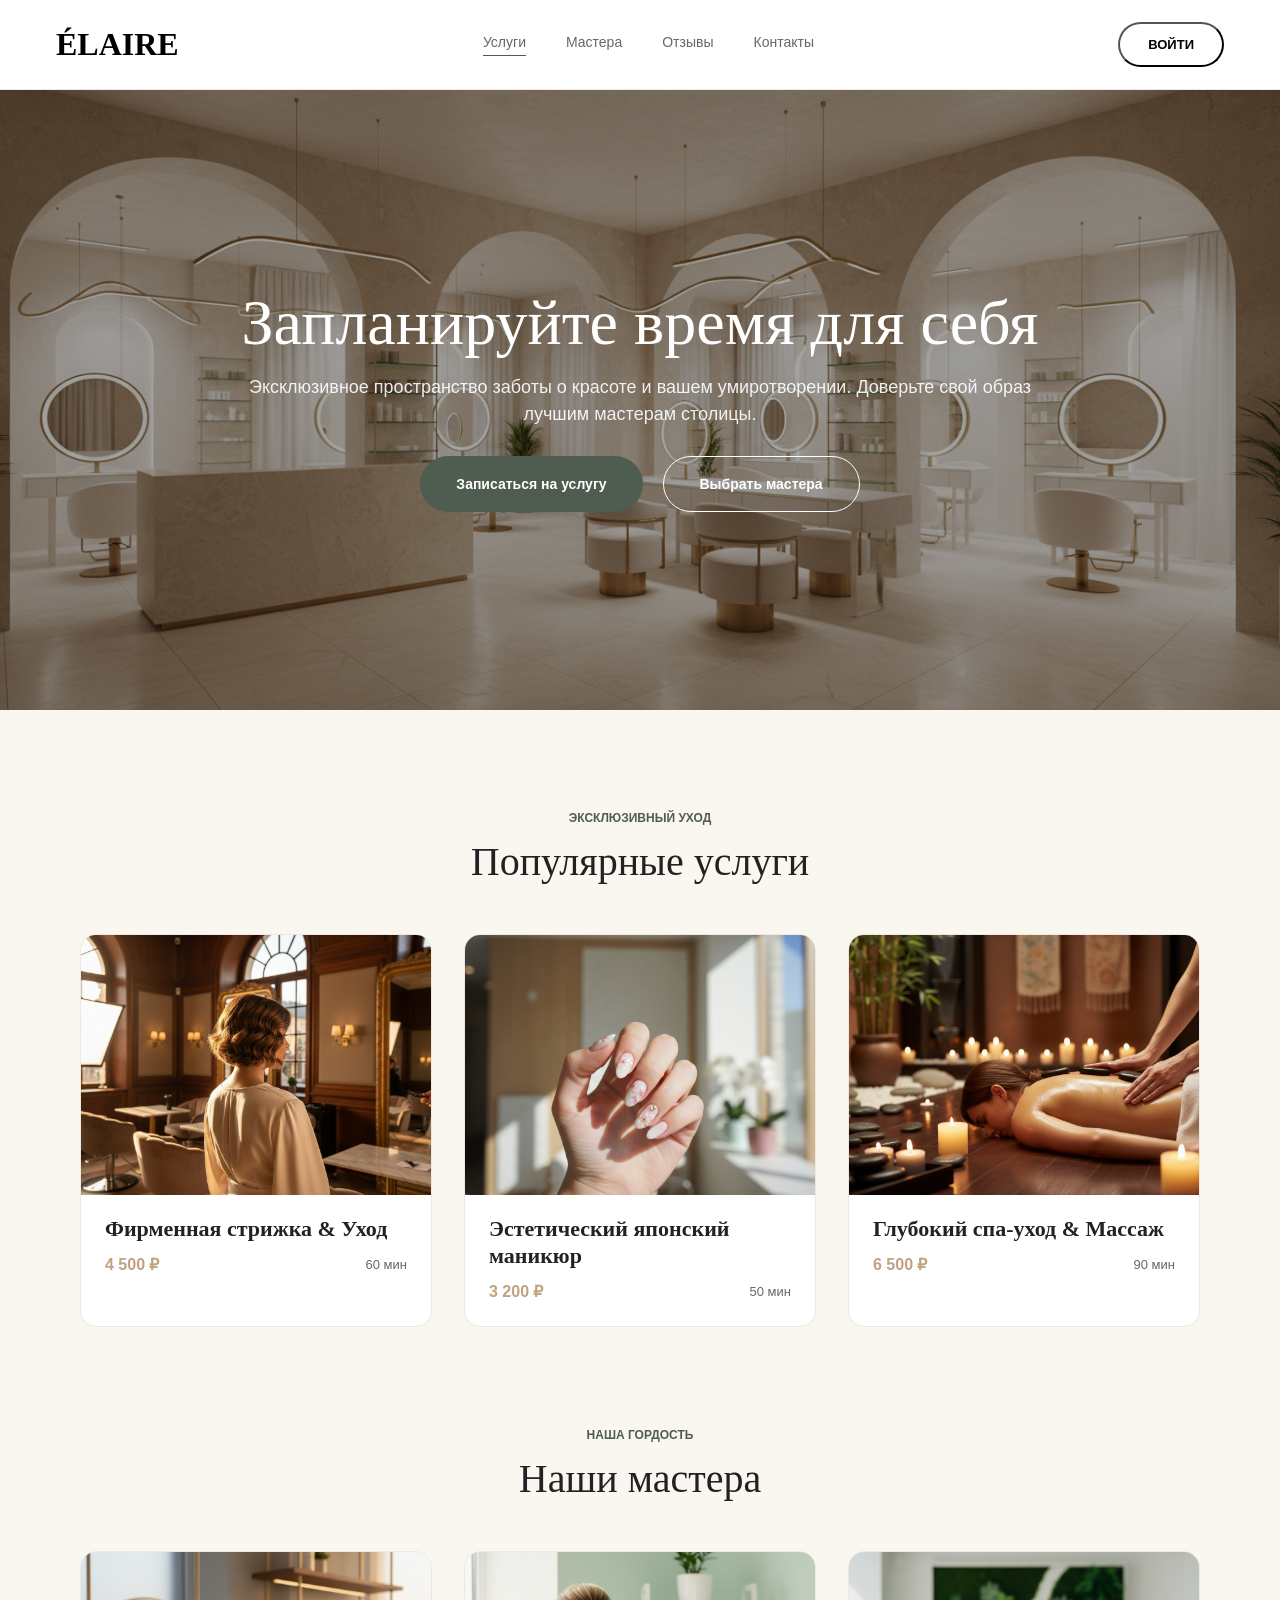
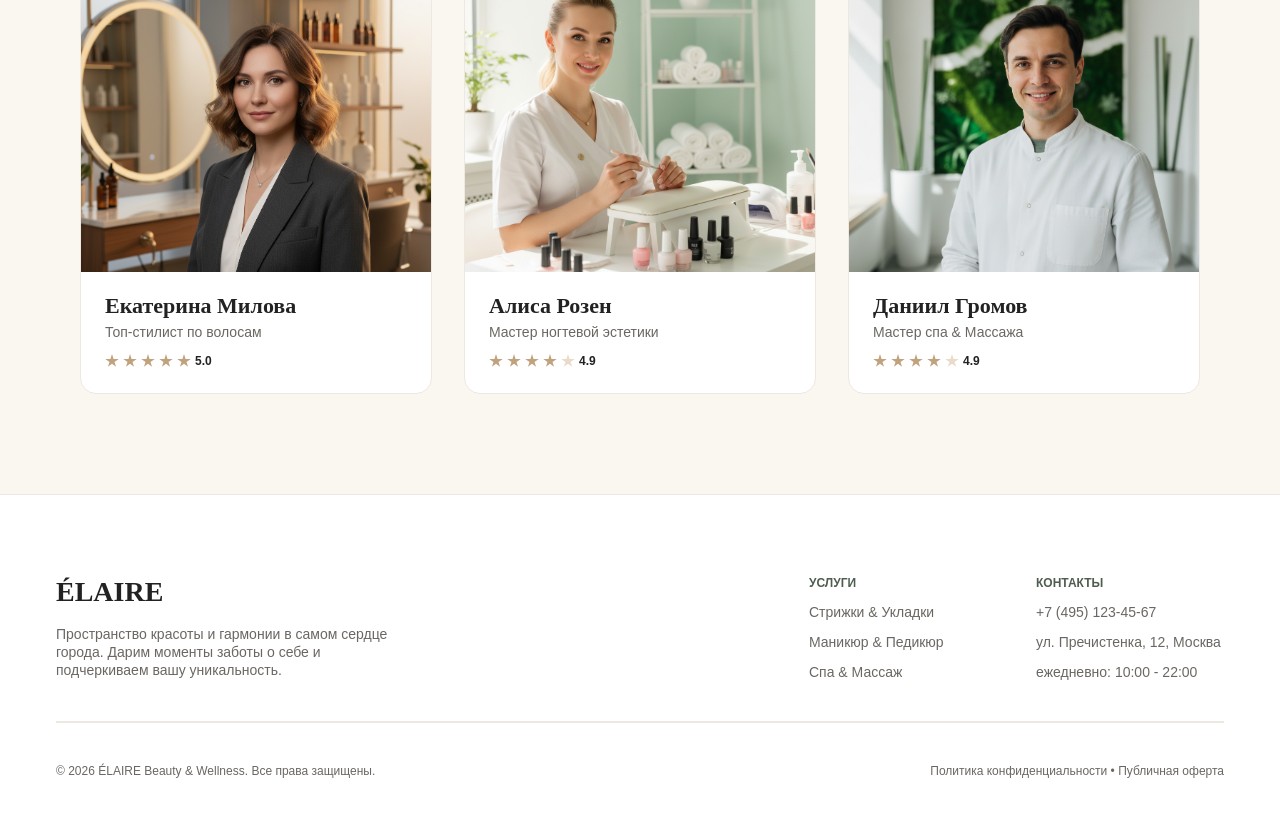
<file: frontend-1-complete/index.html>
<!DOCTYPE html>
<html lang="ru">
  <head>
    <meta charset="UTF-8" />
    <link rel="icon" type="image/svg+xml" href="/favicon.svg" />
    <meta name="viewport" content="width=device-width, initial-scale=1.0" />
    <title>ÉLAIRE — Салон услуг</title>
    <link rel="stylesheet" href="home.css" />
  </head>
  <body>
    <div class="page">
      <!-- header -->
      <header class="header">
        <div class="logo">
          <span class="logo-text">ÉLAIRE</span>
        </div>
        <nav class="nav-links">
          <div class="nav-item active"><a href="#">Услуги</a></div>
          <div class="nav-item"><a href="#">Мастера</a></div>
          <div class="nav-item"><a href="#">Отзывы</a></div>
          <div class="nav-item"><a href="#">Контакты</a></div>
        </nav>
        <button class="login-button"><span>Войти</span></button>
      </header>

      <!-- hero -->
      <section class="hero">
        <div class="hero-text-container">
          <h1 class="hero-title">Запланируйте время для себя</h1>
          <p class="hero-desc">
            Эксклюзивное пространство заботы о красоте и вашем умиротворении.
            Доверьте свой образ лучшим мастерам столицы.
          </p>
        </div>
        <div class="hero-ctas">
          <button
            class="cta-service"
            onclick="window.location.href='services.html'"
          >
            Записаться на услугу
          </button>
          <button class="cta-master">Выбрать мастера</button>
        </div>
      </section>

      <!-- popular services -->
      <section class="popular-services">
        <div class="section-header">
          <span class="section-tag">Эксклюзивный уход</span>
          <h2 class="section-title">Популярные услуги</h2>
        </div>
        <div class="services-grid">
          <article class="service-card">
            <div
              class="service-card-image"
              style="background-image: url('images/service-haircut.png')"
            ></div>
            <div class="service-card-body">
              <h3 class="service-card-title">Фирменная стрижка &amp; Уход</h3>
              <div class="service-card-meta">
                <span class="price">4 500 ₽</span>
                <span class="duration">60 мин</span>
              </div>
            </div>
          </article>
          <article class="service-card">
            <div
              class="service-card-image"
              style="background-image: url('images/service-manicure.png')"
            ></div>
            <div class="service-card-body">
              <h3 class="service-card-title">Эстетический японский маникюр</h3>
              <div class="service-card-meta">
                <span class="price">3 200 ₽</span>
                <span class="duration">50 мин</span>
              </div>
            </div>
          </article>
          <article class="service-card">
            <div
              class="service-card-image"
              style="background-image: url('images/service-spa.png')"
            ></div>
            <div class="service-card-body">
              <h3 class="service-card-title">Глубокий спа-уход &amp; Массаж</h3>
              <div class="service-card-meta">
                <span class="price">6 500 ₽</span>
                <span class="duration">90 мин</span>
              </div>
            </div>
          </article>
        </div>
      </section>

      <!-- our masters -->
      <section class="our-masters">
        <div class="section-header">
          <span class="section-tag">Наша гордость</span>
          <h2 class="section-title">Наши мастера</h2>
        </div>
        <div class="masters-grid">
          <article class="master-card">
            <div
              class="master-card-image"
              style="background-image: url('images/master-ekaterina.png')"
            ></div>
            <div class="master-card-body">
              <div class="master-info">
                <h3 class="master-name">Екатерина Милова</h3>
                <span class="master-role">Топ-стилист по волосам</span>
              </div>
              <div class="stars">
                <span class="star"></span>
                <span class="star"></span>
                <span class="star"></span>
                <span class="star"></span>
                <span class="star"></span>
                <span class="rating">5.0</span>
              </div>
            </div>
          </article>
          <article class="master-card">
            <div
              class="master-card-image"
              style="background-image: url('images/master-alisa.png')"
            ></div>
            <div class="master-card-body">
              <div class="master-info">
                <h3 class="master-name">Алиса Розен</h3>
                <span class="master-role">Мастер ногтевой эстетики</span>
              </div>
              <div class="stars">
                <span class="star"></span>
                <span class="star"></span>
                <span class="star"></span>
                <span class="star"></span>
                <span class="star star-empty"></span>
                <span class="rating">4.9</span>
              </div>
            </div>
          </article>
          <article class="master-card">
            <div
              class="master-card-image"
              style="background-image: url('images/master-daniil.png')"
            ></div>
            <div class="master-card-body">
              <div class="master-info">
                <h3 class="master-name">Даниил Громов</h3>
                <span class="master-role">Мастер спа &amp; Массажа</span>
              </div>
              <div class="stars">
                <span class="star"></span>
                <span class="star"></span>
                <span class="star"></span>
                <span class="star"></span>
                <span class="star star-empty"></span>
                <span class="rating">4.9</span>
              </div>
            </div>
          </article>
        </div>
      </section>

      <!-- footer -->
      <footer class="footer">
        <div class="footer-top">
          <div class="footer-brand">
            <span class="brand-name">ÉLAIRE</span>
            <span class="brand-desc"
              >Пространство красоты и гармонии в самом сердце города. Дарим
              моменты заботы о себе и подчеркиваем вашу уникальность.</span
            >
          </div>
          <div class="footer-links-row">
            <div class="links-col" style="width: 147px">
              <span class="col-title">Услуги</span>
              <a href="#">Стрижки &amp; Укладки</a>
              <a href="#">Маникюр &amp; Педикюр</a>
              <a href="#">Спа &amp; Массаж</a>
            </div>
            <div class="links-col" style="width: 188px">
              <span class="col-title">Контакты</span>
              <a href="#">+7 (495) 123-45-67</a>
              <a href="#">ул. Пречистенка, 12, Москва</a>
              <a href="#">ежедневно: 10:00 - 22:00</a>
            </div>
          </div>
        </div>
        <div class="footer-line"></div>
        <div class="footer-bottom">
          <span class="copy"
            >© 2026 ÉLAIRE Beauty &amp; Wellness. Все права защищены.</span
          >
          <span class="legal"
            >Политика конфиденциальности • Публичная оферта</span
          >
        </div>
      </footer>
    </div>
  </body>
</html>
</file>
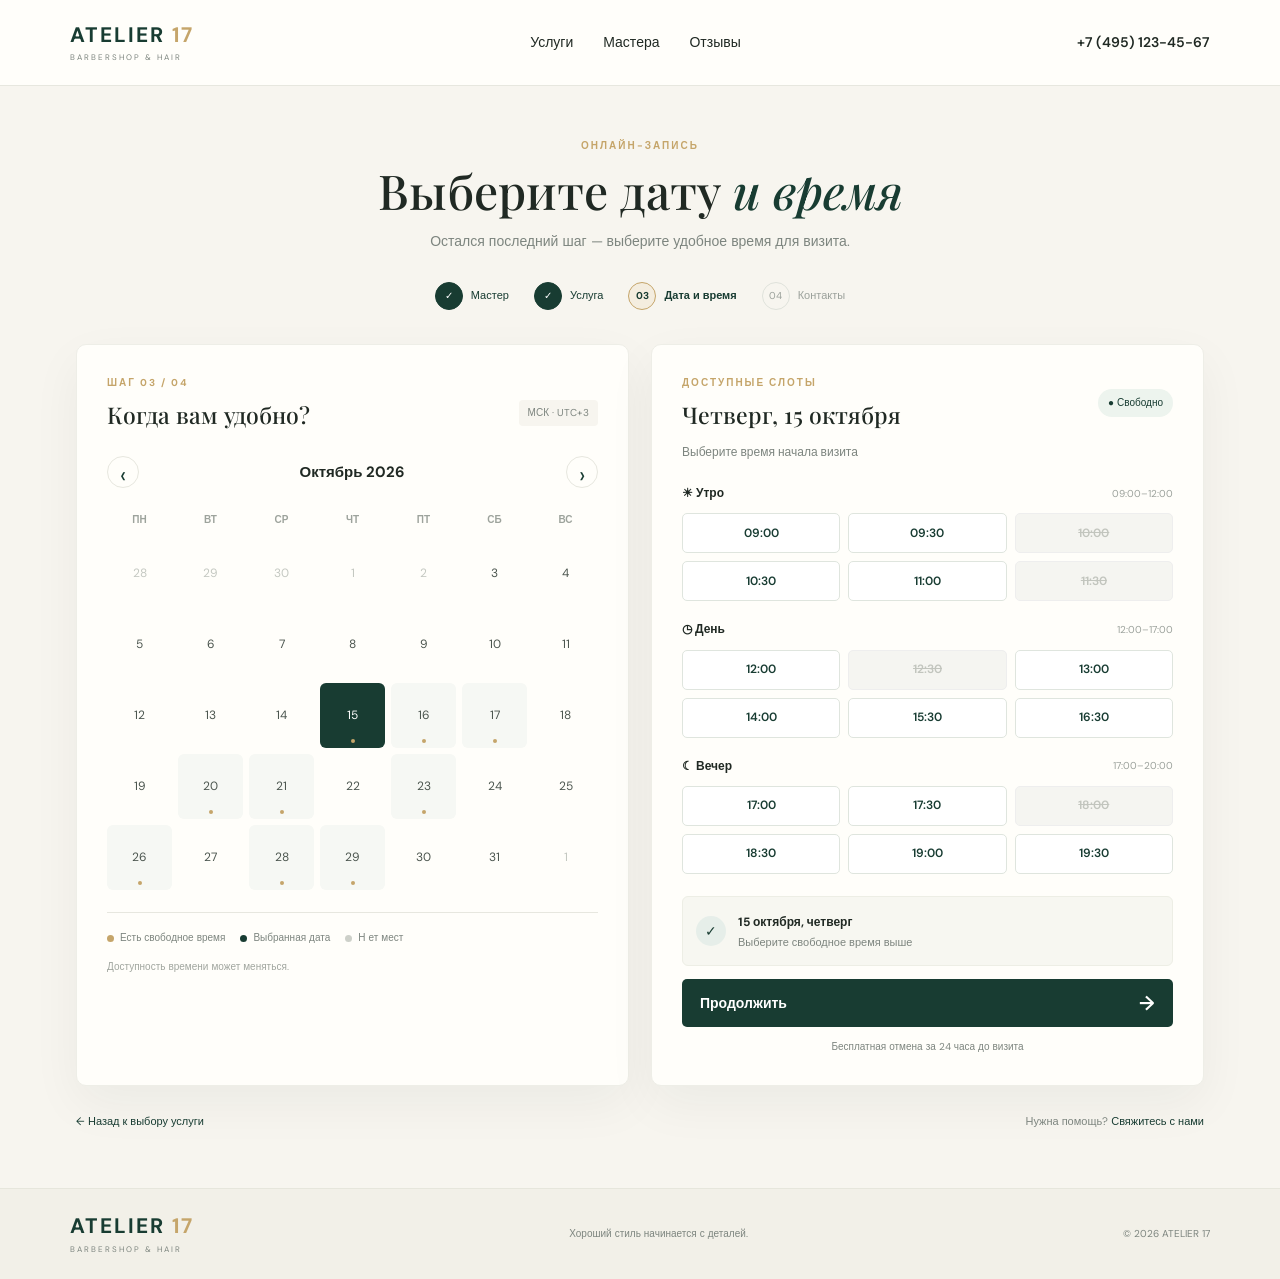
<file: frontend-1-practice/index.html>
<!DOCTYPE html>
<html lang="ru">
<head>
    <meta charset="UTF-8">
    <meta name="viewport" content="width=device-width, initial-scale=1.0">
    <title>Выбор даты и времени — ATELIER 17</title>
    <link rel="stylesheet" href="styles.css">
</head>
<body>

<header class="header">
    <a href="#" class="logo">
        <span>ATELIER <b>17</b></span>
        <small>BARBERSHOP & HAIR</small>
    </a>

    <nav class="navigation">
        <a href="#services">Услуги</a>
        <a href="#masters">Мастера</a>
        <a href="#reviews">Отзывы</a>
    </nav>

    <a class="phone" href="tel:+74951234567">
        +7 (495) 123-45-67
    </a>
</header>

<main class="container">

    <section class="intro">
        <p class="subtitle">ОНЛАЙН-ЗАПИСЬ</p>
        <h1>Выберите дату <em>и время</em></h1>
        <p>Остался последний шаг — выберите удобное время для визита.</p>
    </section>

    <ol class="steps">
        <li class="completed"><span>✓</span> Мастер</li>
        <li class="completed"><span>✓</span> Услуга</li>
        <li class="active"><span>03</span> Дата и время</li>
        <li><span>04</span> Контакты</li>
    </ol>

    <div class="booking">

        <section class="card calendar-card">
            <div class="section-heading">
                <div>
                    <p class="subtitle">ШАГ 03 / 04</p>
                    <h2>Когда вам удобно?</h2>
                </div>
                <span class="timezone">МСК · UTC+3</span>
            </div>

            <div class="month">
                <span class="arrow">‹</span>
                <h3>Октябрь 2026</h3>
                <span class="arrow">›</span>
            </div>

            <div class="calendar">
                <span class="weekday">ПН</span>
                <span class="weekday">ВТ</span>
                <span class="weekday">СР</span>
                <span class="weekday">ЧТ</span>
                <span class="weekday">ПТ</span>
                <span class="weekday">СБ</span>
                <span class="weekday">ВС</span>

                <span class="day muted">28</span>
                <span class="day muted">29</span>
                <span class="day muted">30</span>
                <span class="day muted">1</span>
                <span class="day muted">2</span>
                <span class="day">3</span>
                <span class="day">4</span>

                <span class="day">5</span>
                <span class="day">6</span>
                <span class="day">7</span>
                <span class="day">8</span>
                <span class="day">9</span>
                <span class="day">10</span>
                <span class="day">11</span>

                <span class="day">12</span>
                <span class="day">13</span>
                <span class="day">14</span>
                <span class="day selected">15<i></i></span>
                <span class="day available">16<i></i></span>
                <span class="day available">17<i></i></span>
                <span class="day">18</span>

                <span class="day">19</span>
                <span class="day available">20<i></i></span>
                <span class="day available">21<i></i></span>
                <span class="day">22</span>
                <span class="day available">23<i></i></span>
                <span class="day">24</span>
                <span class="day">25</span>

                <span class="day available">26<i></i></span>
                <span class="day">27</span>
                <span class="day available">28<i></i></span>
                <span class="day available">29<i></i></span>
                <span class="day">30</span>
                <span class="day">31</span>
                <span class="day muted">1</span>
            </div>

            <div class="legend">
                <span><i class="gold-dot"></i> Есть свободное время</span>
                <span><i class="green-dot"></i> Выбранная дата</span>
                <span><i class="gray-dot"></i> Н

ет мест</span>
            </div>

            <p class="hint">Доступность времени может меняться.</p>
        </section>

        <section class="card time-card">
            <div class="section-heading">
                <div>
                    <p class="subtitle">ДОСТУПНЫЕ СЛОТЫ</p>
                    <h2>Четверг, 15 октября</h2>
                </div>
                <span class="status">● Свободно</span>
            </div>

            <p class="description">Выберите время начала визита</p>

            <section class="time-group">
                <div class="group-heading">
                    <h3>☀ Утро</h3>
                    <span>09:00–12:00</span>
                </div>

                <div class="time-grid">
                    <button class="time-slot">09:00</button>
                    <button class="time-slot">09:30</button>
                    <button class="time-slot busy" disabled>10:00</button>
                    <button class="time-slot">10:30</button>
                    <button class="time-slot">11:00</button>
                    <button class="time-slot busy" disabled>11:30</button>
                </div>
            </section>

            <section class="time-group">
                <div class="group-heading">
                    <h3>◷ День</h3>
                    <span>12:00–17:00</span>
                </div>

                <div class="time-grid">
                    <button class="time-slot">12:00</button>
                    <button class="time-slot busy" disabled>12:30</button>
                    <button class="time-slot">13:00</button>
                    <button class="time-slot">14:00</button>
                    <button class="time-slot">15:30</button>
                    <button class="time-slot">16:30</button>
                </div>
            </section>

            <section class="time-group">
                <div class="group-heading">
                    <h3>☾ Вечер</h3>
                    <span>17:00–20:00</span>
                </div>

                <div class="time-grid">
                    <button class="time-slot">17:00</button>
                    <button class="time-slot">17:30</button>
                    <button class="time-slot busy" disabled>18:00</button>
                    <button class="time-slot">18:30</button>
                    <button class="time-slot">19:00</button>
                    <button class="time-slot">19:30</button>
                </div>
            </section>

            <div class="summary">
                <span class="check">✓</span>
                <div>
                    <strong>15 октября, четверг</strong>
                    <p>Выберите свободное время выше</p>
                </div>
            </div>

            <button class="continue-button" type="button">
                Продолжить <span>→</span>
            </button>

            <p class="note">Бесплатная отмена за 24 часа до визита</p>
        </section>

    </div>

    <div class="back">
        <a href="#">← Назад к выбору услуги</a>
        <span>Нужна помощь? <a href="tel:+74951234567">Свяжитесь с нами</a></span>
    </div>

</main>

<footer class="footer">
    <a href="#" class="logo">
        <span>ATELIER <b>17</b></span>
        <small>BARBERSHOP & HAIR</small>
    </a>

    <p>Хороший стиль начинается с деталей.</p>
    <small>© 2026 ATELIER 17</small>
</footer>

</body>
</html>
</file>
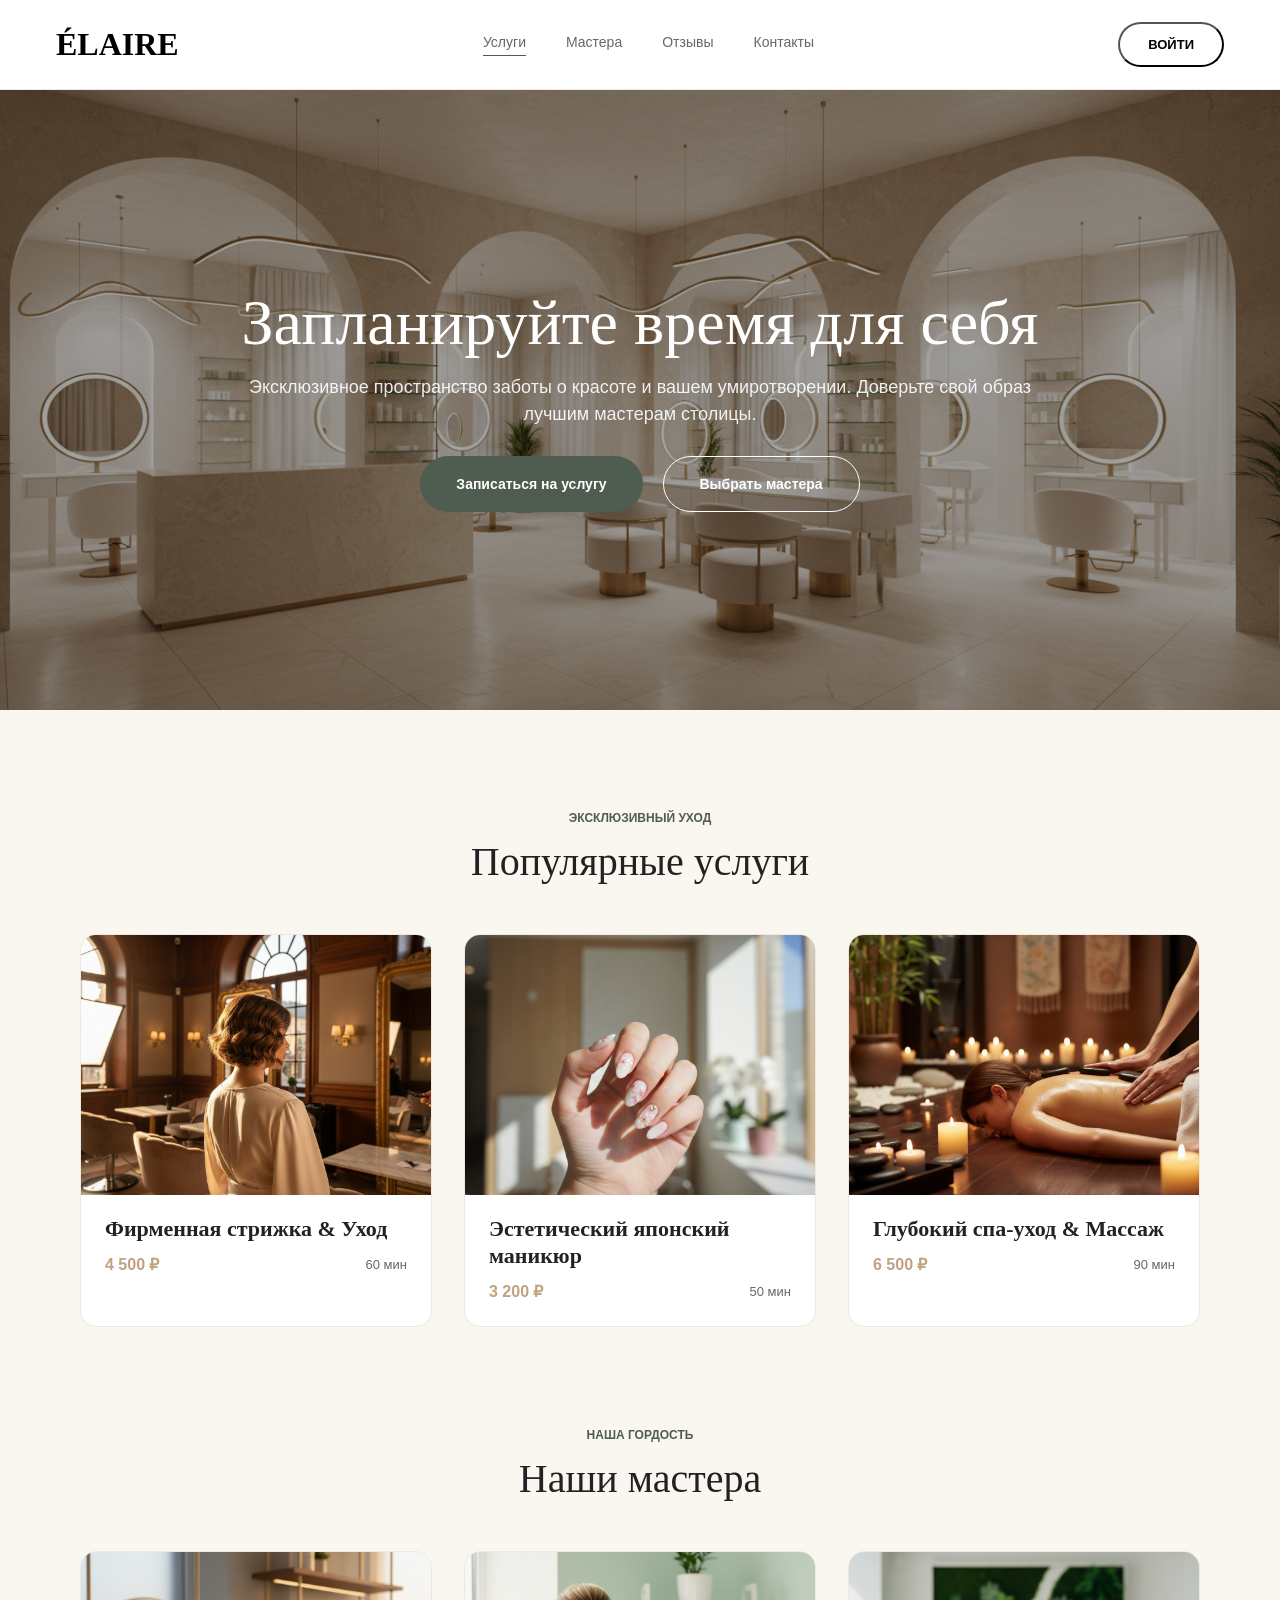
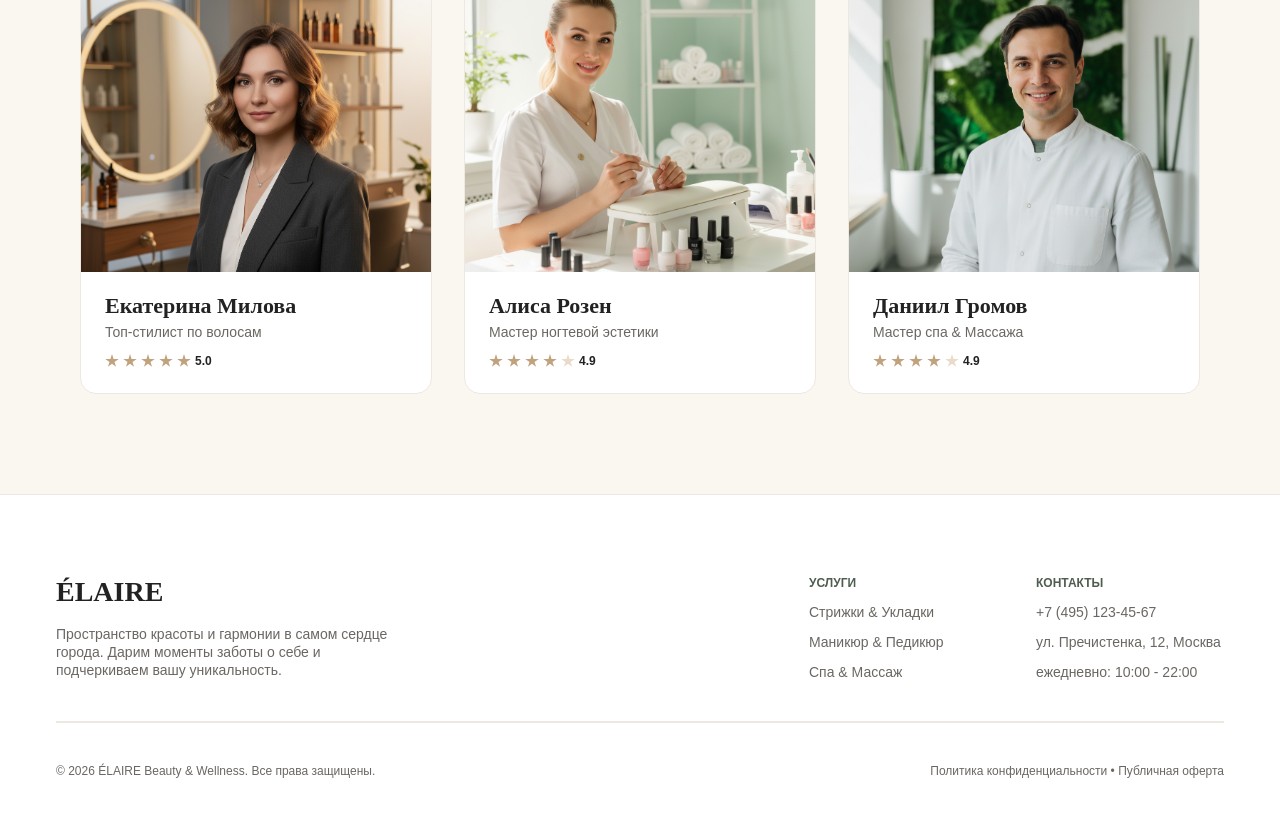
<file: frontend-2-complete/index.html>
<!DOCTYPE html>
<html lang="ru">
  <head>
    <meta charset="UTF-8" />
    <link rel="icon" type="image/svg+xml" href="/favicon.svg" />
    <meta name="viewport" content="width=device-width, initial-scale=1.0" />
    <title>ÉLAIRE — Салон услуг</title>
    <link rel="stylesheet" href="home.css" />
  </head>
  <body>
    <div class="page">
      <!-- header -->
      <header class="header">
        <div class="logo">
          <span class="logo-text">ÉLAIRE</span>
        </div>
        <nav class="nav-links">
          <div class="nav-item active"><a href="#">Услуги</a></div>
          <div class="nav-item"><a href="#">Мастера</a></div>
          <div class="nav-item"><a href="#">Отзывы</a></div>
          <div class="nav-item"><a href="#">Контакты</a></div>
        </nav>
        <button class="login-button"><span>Войти</span></button>
      </header>

      <!-- hero -->
      <section class="hero">
        <div class="hero-text-container">
          <h1 class="hero-title">Запланируйте время для себя</h1>
          <p class="hero-desc">
            Эксклюзивное пространство заботы о красоте и вашем умиротворении.
            Доверьте свой образ лучшим мастерам столицы.
          </p>
        </div>
        <div class="hero-ctas">
          <button class="cta-service">Записаться на услугу</button>
          <button class="cta-master">Выбрать мастера</button>
        </div>
      </section>

      <!-- popular services -->
      <section class="popular-services">
        <div class="section-header">
          <span class="section-tag">Эксклюзивный уход</span>
          <h2 class="section-title">Популярные услуги</h2>
        </div>
        <div class="services-grid">
          <article class="service-card">
            <div
              class="service-card-image"
              style="background-image: url('images/service-haircut.png')"
            ></div>
            <div class="service-card-body">
              <h3 class="service-card-title">Фирменная стрижка &amp; Уход</h3>
              <div class="service-card-meta">
                <span class="price">4 500 ₽</span>
                <span class="duration">60 мин</span>
              </div>
            </div>
          </article>
          <article class="service-card">
            <div
              class="service-card-image"
              style="background-image: url('images/service-manicure.png')"
            ></div>
            <div class="service-card-body">
              <h3 class="service-card-title">Эстетический японский маникюр</h3>
              <div class="service-card-meta">
                <span class="price">3 200 ₽</span>
                <span class="duration">50 мин</span>
              </div>
            </div>
          </article>
          <article class="service-card">
            <div
              class="service-card-image"
              style="background-image: url('images/service-spa.png')"
            ></div>
            <div class="service-card-body">
              <h3 class="service-card-title">Глубокий спа-уход &amp; Массаж</h3>
              <div class="service-card-meta">
                <span class="price">6 500 ₽</span>
                <span class="duration">90 мин</span>
              </div>
            </div>
          </article>
        </div>
      </section>

      <!-- our masters -->
      <section class="our-masters">
        <div class="section-header">
          <span class="section-tag">Наша гордость</span>
          <h2 class="section-title">Наши мастера</h2>
        </div>
        <div class="masters-grid">
          <article class="master-card">
            <div
              class="master-card-image"
              style="background-image: url('images/master-ekaterina.png')"
            ></div>
            <div class="master-card-body">
              <div class="master-info">
                <h3 class="master-name">Екатерина Милова</h3>
                <span class="master-role">Топ-стилист по волосам</span>
              </div>
              <div class="stars">
                <span class="star"></span>
                <span class="star"></span>
                <span class="star"></span>
                <span class="star"></span>
                <span class="star"></span>
                <span class="rating">5.0</span>
              </div>
            </div>
          </article>
          <article class="master-card">
            <div
              class="master-card-image"
              style="background-image: url('images/master-alisa.png')"
            ></div>
            <div class="master-card-body">
              <div class="master-info">
                <h3 class="master-name">Алиса Розен</h3>
                <span class="master-role">Мастер ногтевой эстетики</span>
              </div>
              <div class="stars">
                <span class="star"></span>
                <span class="star"></span>
                <span class="star"></span>
                <span class="star"></span>
                <span class="star star-empty"></span>
                <span class="rating">4.9</span>
              </div>
            </div>
          </article>
          <article class="master-card">
            <div
              class="master-card-image"
              style="background-image: url('images/master-daniil.png')"
            ></div>
            <div class="master-card-body">
              <div class="master-info">
                <h3 class="master-name">Даниил Громов</h3>
                <span class="master-role">Мастер спа &amp; Массажа</span>
              </div>
              <div class="stars">
                <span class="star"></span>
                <span class="star"></span>
                <span class="star"></span>
                <span class="star"></span>
                <span class="star star-empty"></span>
                <span class="rating">4.9</span>
              </div>
            </div>
          </article>
        </div>
      </section>

      <!-- footer -->
      <footer class="footer">
        <div class="footer-top">
          <div class="footer-brand">
            <span class="brand-name">ÉLAIRE</span>
            <span class="brand-desc"
              >Пространство красоты и гармонии в самом сердце города. Дарим
              моменты заботы о себе и подчеркиваем вашу уникальность.</span
            >
          </div>
          <div class="footer-links-row">
            <div class="links-col" style="width: 147px">
              <span class="col-title">Услуги</span>
              <a href="#">Стрижки &amp; Укладки</a>
              <a href="#">Маникюр &amp; Педикюр</a>
              <a href="#">Спа &amp; Массаж</a>
            </div>
            <div class="links-col" style="width: 188px">
              <span class="col-title">Контакты</span>
              <a href="#">+7 (495) 123-45-67</a>
              <a href="#">ул. Пречистенка, 12, Москва</a>
              <a href="#">ежедневно: 10:00 - 22:00</a>
            </div>
          </div>
        </div>
        <div class="footer-line"></div>
        <div class="footer-bottom">
          <span class="copy"
            >© 2026 ÉLAIRE Beauty &amp; Wellness. Все права защищены.</span
          >
          <span class="legal"
            >Политика конфиденциальности • Публичная оферта</span
          >
        </div>
      </footer>
    </div>
    <script src="./home.js"></script>
  </body>
</html>
</file>
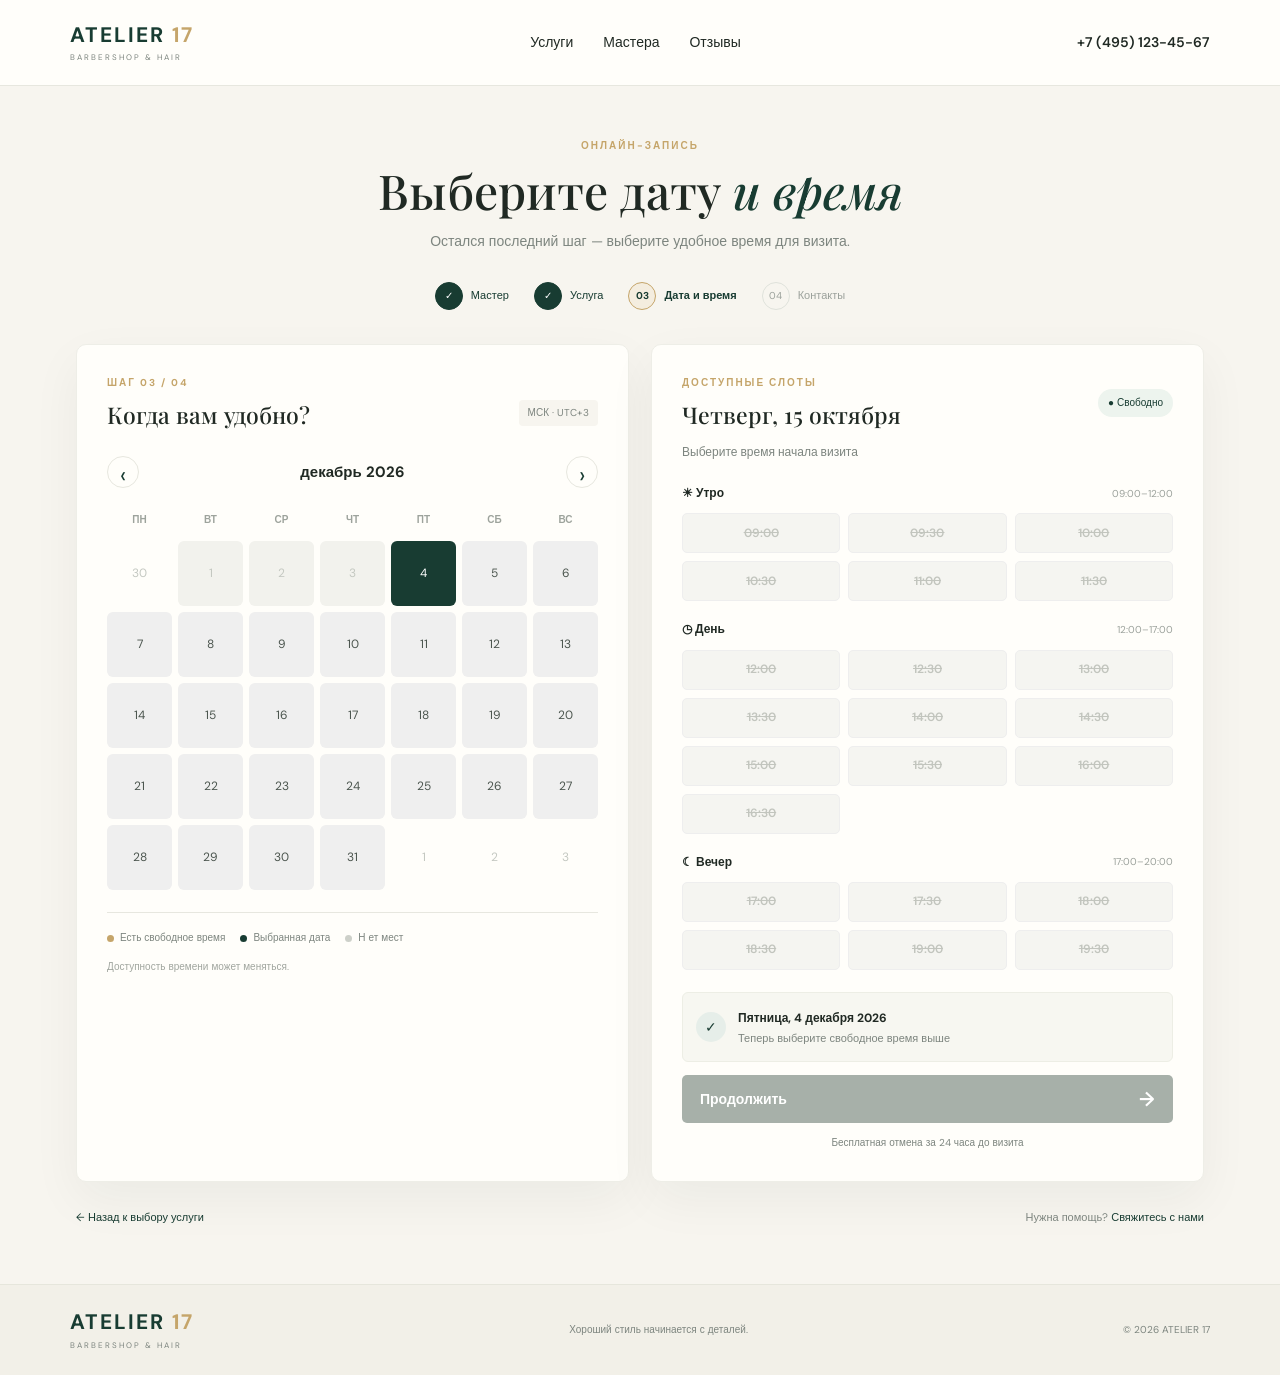
<file: frontend-2-practice/index.html>
<!DOCTYPE html>
<html lang="ru">
<head>
    <meta charset="UTF-8">
    <meta name="viewport" content="width=device-width, initial-scale=1.0">
    <title>Выбор даты и времени — ATELIER 17</title>
    <link rel="stylesheet" href="styles.css">
</head>
<body>

<header class="header">
    <a href="#" class="logo">
        <span>ATELIER <b>17</b></span>
        <small>BARBERSHOP & HAIR</small>
    </a>

    <nav class="navigation">
        <a href="#services">Услуги</a>
        <a href="#masters">Мастера</a>
        <a href="#reviews">Отзывы</a>
    </nav>

    <a class="phone" href="tel:+74951234567">
        +7 (495) 123-45-67
    </a>
</header>

<main class="container">

    <section class="intro">
        <p class="subtitle">ОНЛАЙН-ЗАПИСЬ</p>
        <h1>Выберите дату <em>и время</em></h1>
        <p>Остался последний шаг — выберите удобное время для визита.</p>
    </section>

    <ol class="steps">
        <li class="completed"><span>✓</span> Мастер</li>
        <li class="completed"><span>✓</span> Услуга</li>
        <li class="active"><span>03</span> Дата и время</li>
        <li><span>04</span> Контакты</li>
    </ol>

    <div class="booking">

        <section class="card calendar-card">
            <div class="section-heading">
                <div>
                    <p class="subtitle">ШАГ 03 / 04</p>
                    <h2>Когда вам удобно?</h2>
                </div>
                <span class="timezone">МСК · UTC+3</span>
            </div>

            <div class="month">
                <span class="arrow">‹</span>
                <h3>Октябрь 2026</h3>
                <span class="arrow">›</span>
            </div>

            <div class="calendar">
                <span class="weekday">ПН</span>
                <span class="weekday">ВТ</span>
                <span class="weekday">СР</span>
                <span class="weekday">ЧТ</span>
                <span class="weekday">ПТ</span>
                <span class="weekday">СБ</span>
                <span class="weekday">ВС</span>

                <span class="day muted">28</span>
                <span class="day muted">29</span>
                <span class="day muted">30</span>
                <span class="day muted">1</span>
                <span class="day muted">2</span>
                <span class="day">3</span>
                <span class="day">4</span>

                <span class="day">5</span>
                <span class="day">6</span>
                <span class="day">7</span>
                <span class="day">8</span>
                <span class="day">9</span>
                <span class="day">10</span>
                <span class="day">11</span>

                <span class="day">12</span>
                <span class="day">13</span>
                <span class="day">14</span>
                <span class="day selected">15<i></i></span>
                <span class="day available">16<i></i></span>
                <span class="day available">17<i></i></span>
                <span class="day">18</span>

                <span class="day">19</span>
                <span class="day available">20<i></i></span>
                <span class="day available">21<i></i></span>
                <span class="day">22</span>
                <span class="day available">23<i></i></span>
                <span class="day">24</span>
                <span class="day">25</span>

                <span class="day available">26<i></i></span>
                <span class="day">27</span>
                <span class="day available">28<i></i></span>
                <span class="day available">29<i></i></span>
                <span class="day">30</span>
                <span class="day">31</span>
                <span class="day muted">1</span>
            </div>

            <div class="legend">
                <span><i class="gold-dot"></i> Есть свободное время</span>
                <span><i class="green-dot"></i> Выбранная дата</span>
                <span><i class="gray-dot"></i> Н

ет мест</span>
            </div>

            <p class="hint">Доступность времени может меняться.</p>
        </section>

        <section class="card time-card">
            <div class="section-heading">
                <div>
                    <p class="subtitle">ДОСТУПНЫЕ СЛОТЫ</p>
                    <h2>Четверг, 15 октября</h2>
                </div>
                <span class="status">● Свободно</span>
            </div>

            <p class="description">Выберите время начала визита</p>

            <section class="time-group">
                <div class="group-heading">
                    <h3>☀ Утро</h3>
                    <span>09:00–12:00</span>
                </div>

                <div class="time-grid">
                    <button class="time-slot">09:00</button>
                    <button class="time-slot">09:30</button>
                    <button class="time-slot busy" disabled>10:00</button>
                    <button class="time-slot">10:30</button>
                    <button class="time-slot">11:00</button>
                    <button class="time-slot busy" disabled>11:30</button>
                </div>
            </section>

            <section class="time-group">
                <div class="group-heading">
                    <h3>◷ День</h3>
                    <span>12:00–17:00</span>
                </div>

                <div class="time-grid">
                    <button class="time-slot">12:00</button>
                    <button class="time-slot busy" disabled>12:30</button>
                    <button class="time-slot">13:00</button>
                    <button class="time-slot">14:00</button>
                    <button class="time-slot">15:30</button>
                    <button class="time-slot">16:30</button>
                </div>
            </section>

            <section class="time-group">
                <div class="group-heading">
                    <h3>☾ Вечер</h3>
                    <span>17:00–20:00</span>
                </div>

                <div class="time-grid">
                    <button class="time-slot">17:00</button>
                    <button class="time-slot">17:30</button>
                    <button class="time-slot busy" disabled>18:00</button>
                    <button class="time-slot">18:30</button>
                    <button class="time-slot">19:00</button>
                    <button class="time-slot">19:30</button>
                </div>
            </section>

            <div class="summary">
                <span class="check">✓</span>
                <div>
                    <strong>15 октября, четверг</strong>
                    <p>Выберите свободное время выше</p>
                </div>
            </div>

            <button class="continue-button" type="button">
                Продолжить <span>→</span>
            </button>

            <p class="note">Бесплатная отмена за 24 часа до визита</p>
        </section>

    </div>

    <div class="back">
        <a href="#">← Назад к выбору услуги</a>
        <span>Нужна помощь? <a href="tel:+74951234567">Свяжитесь с нами</a></span>
    </div>

</main>

<footer class="footer">
    <a href="#" class="logo">
        <span>ATELIER <b>17</b></span>
        <small>BARBERSHOP & HAIR</small>
    </a>

    <p>Хороший стиль начинается с деталей.</p>
    <small>© 2026 ATELIER 17</small>
</footer>
<script src="script.js"></script>
</body>
</html>
</file>
<file: frontend-1-complete/home.css>
/* ===== reset & base ===== */
* {
  margin: 0;
  padding: 0;
  box-sizing: border-box;
}

body {
  min-height: 100vh;
  font-family: "DM Sans", sans-serif;
}

.page {
  display: flex;
  flex-direction: column;
  min-height: 100vh;
  background: #faf6f0;
}

/* ===== header ===== */
.header {
  display: flex;
  flex-direction: row;
  justify-content: space-between;
  align-items: center;
  padding: 0px 56px;
  height: 90px;
  background: #ffffff;
  border-bottom: 1px solid #ede8e1;
}

.logo-text {
  font-family: "Cormorant Garamond", serif;
  font-weight: 600;
  font-size: 32px;
  line-height: 39px;
  cursor: pointer;
}

.nav-links {
  display: flex;
  flex-direction: row;
  gap: 40px;
}

.nav-item {
  padding-bottom: 4px;
  border-bottom: 1.5px solid transparent;
}

.nav-item.active {
  border-bottom-color: #4f5d50;
}

.nav-item a {
  font-size: 14px;
  line-height: 18px;
  color: #6b6661;
  text-decoration: none;
}

.login-button {
  padding: 12px 28px;
  border-radius: 100px;
  background: transparent;
  cursor: pointer;
  font-weight: 600;
  font-size: 13px;
  line-height: 17px;
  text-transform: uppercase;
}

/* ===== hero ===== */
.hero {
  display: flex;
  flex-direction: column;
  justify-content: center;
  align-items: center;
  padding: 0px 80px;
  gap: 28px;
  height: 620px;
  background: linear-gradient(0deg, rgba(0, 0, 0, 0.35), rgba(0, 0, 0, 0.35)),
    url("./images/hero-salon.png") center / cover no-repeat;
}

.hero-text-container {
  display: flex;
  flex-direction: column;
  align-items: center;
  gap: 16px;
  max-width: 800px;
}

.hero-title {
  font-family: "Cormorant Garamond", serif;
  font-weight: 400;
  font-size: 64px;
  line-height: 1.1;
  text-align: center;
  color: #ffffff;
}

.hero-desc {
  font-size: 18px;
  line-height: 1.5;
  text-align: center;
  color: #ffffff;
  opacity: 0.9;
}

.hero-ctas {
  display: flex;
  flex-direction: row;
  gap: 20px;
}

.cta-service {
  padding: 18px 36px;
  background: #4f5d50;
  border-radius: 100px;
  border: none;
  cursor: pointer;
  font-weight: 600;
  font-size: 14px;
  line-height: 18px;
  color: #ffffff;
}

.cta-service:hover {
  background: #3d4a3e;
}

.cta-master {
  padding: 18px 36px;
  background: transparent;
  border: 1px solid #ffffff;
  border-radius: 100px;
  cursor: pointer;
  font-weight: 600;
  font-size: 14px;
  line-height: 18px;
  color: #ffffff;
}

.cta-master:hover {
  background: rgba(255, 255, 255, 0.1);
}

/* ===== section header ===== */
.section-header {
  display: flex;
  flex-direction: column;
  align-items: center;
  gap: 12px;
  width: 100%;
}

.section-tag {
  font-weight: 700;
  font-size: 12px;
  line-height: 16px;
  text-transform: uppercase;
  color: #4f5d50;
}

.section-title {
  font-family: "Cormorant Garamond", serif;
  font-weight: 500;
  font-size: 40px;
  line-height: 48px;
  color: #222222;
}

/* ===== popular services ===== */
.popular-services {
  display: flex;
  flex-direction: column;
  align-items: flex-start;
  padding: 100px 80px 80px;
  gap: 48px;
  background: #faf6f0;
}

.services-grid {
  display: flex;
  flex-direction: row;
  gap: 32px;
  width: 100%;
}

.service-card {
  display: flex;
  flex-direction: column;
  align-items: flex-start;
  gap: 20px;
  flex: 1;
  padding-bottom: 24px;
  background: #ffffff;
  border: 1px solid #ede8e1;
  border-radius: 16px;
  overflow: hidden;
}

.service-card-image {
  width: 100%;
  height: 260px;
  background-size: cover;
  background-position: center;
  background-repeat: no-repeat;
}

.service-card-image--haircut {
  background-image: url("../images/service-haircut.png");
}

.service-card-image--manicure {
  background-image: url("../images/service-manicure.png");
}

.service-card-image--spa {
  background-image: url("../images/service-spa.png");
}

.service-card-body {
  display: flex;
  flex-direction: column;
  gap: 12px;
  padding: 0 24px;
  width: 100%;
}

.service-card-title {
  font-family: "Cormorant Garamond", serif;
  font-weight: 600;
  font-size: 22px;
  line-height: 27px;
  color: #222222;
}

.service-card-meta {
  display: flex;
  flex-direction: row;
  justify-content: space-between;
  align-items: center;
}

.service-card-meta .price {
  font-weight: 600;
  font-size: 16px;
  line-height: 21px;
  color: #c1a27e;
}

.service-card-meta .duration {
  font-size: 13px;
  line-height: 17px;
  color: #6b6661;
}

/* ===== our masters ===== */
.our-masters {
  display: flex;
  flex-direction: column;
  align-items: flex-start;
  padding: 20px 80px 100px;
  gap: 48px;
  background: #faf6f0;
}

.masters-grid {
  display: flex;
  flex-direction: row;
  gap: 32px;
  width: 100%;
}

.master-card {
  display: flex;
  flex-direction: column;
  align-items: flex-start;
  gap: 20px;
  flex: 1;
  padding-bottom: 24px;
  background: #ffffff;
  border: 1px solid #ede8e1;
  border-radius: 16px;
  overflow: hidden;
}

.master-card-image {
  width: 100%;
  height: 320px;
  background-size: cover;
  background-position: center;
  background-repeat: no-repeat;
}

.master-card-image--ekaterina {
  background-image: url("../images/master-ekaterina.png");
}

.master-card-image--alisa {
  background-image: url("../images/master-alisa.png");
}

.master-card-image--daniil {
  background-image: url("../images/master-daniil.png");
}

.master-card-body {
  display: flex;
  flex-direction: column;
  gap: 12px;
  padding: 0 24px;
  width: 100%;
}

.master-info {
  display: flex;
  flex-direction: column;
  gap: 4px;
}

.master-name {
  font-family: "Cormorant Garamond", serif;
  font-weight: 600;
  font-size: 22px;
  line-height: 27px;
  color: #222222;
}

.master-role {
  font-size: 14px;
  line-height: 18px;
  color: #6b6661;
}

.stars {
  display: flex;
  flex-direction: row;
  align-items: center;
  gap: 4px;
}

.star {
  width: 14px;
  height: 14px;
  background: #c1a27e;
  clip-path: polygon(
    50% 0%,
    61% 35%,
    98% 35%,
    68% 57%,
    79% 91%,
    50% 70%,
    21% 91%,
    32% 57%,
    2% 35%,
    39% 35%
  );
}

.star-empty {
  background: #eadbc8;
}

.rating {
  font-weight: 600;
  font-size: 12px;
  line-height: 16px;
  color: #222222;
}

/* ===== footer ===== */
.footer {
  background: #ffffff;
  display: flex;
  flex-direction: column;
  padding: 80px 56px 48px;
  border-top: 1px solid #ede8e1;
  margin-top: auto;
}

.footer-top {
  display: flex;
  flex-direction: row;
  justify-content: space-between;
  gap: 20px;
}

.footer-brand {
  display: flex;
  flex-direction: column;
  gap: 16px;
}

.footer-brand .brand-name {
  font-family: "Cormorant Garamond", serif;
  font-style: normal;
  font-weight: 600;
  font-size: 28px;
  line-height: 34px;
  color: #222222;
}

.footer-brand .brand-desc {
  max-width: 360px;
  font-size: 14px;
  line-height: 18px;
  color: #6b6661;
}

.footer-links-row {
  display: flex;
  flex-direction: row;
  gap: 80px;
}

.links-col {
  display: flex;
  flex-direction: column;
  gap: 12px;
}

.links-col .col-title {
  font-weight: 600;
  font-size: 12px;
  line-height: 16px;
  text-transform: uppercase;
  color: #4f5d50;
}

.links-col a {
  font-size: 14px;
  line-height: 18px;
  color: #6b6661;
  text-decoration: none;
}

.footer-line {
  border: 1px solid #ede8e1;
  margin-top: 40px;
  margin-bottom: 40px;
}

.footer-bottom {
  display: flex;
  flex-direction: row;
  justify-content: space-between;
  align-items: center;
  flex-grow: 0;
}

.footer-bottom .copy {
  font-size: 12px;
  line-height: 16px;
  color: #6b6661;
}

.footer-bottom .legal {
  font-size: 12px;
  line-height: 16px;
  color: #6b6661;
  margin-left: 20px;
}
</file>
<file: frontend-1-practice/styles.css>
@import url('https://fonts.googleapis.com/css2?family=DM+Sans:wght@400;500;600;700&family=Playfair+Display:ital,wght@0,500;0,600;1,500&display=swap');

:root {
    --green: #183c32;
    --dark-green: #102d25;
    --gold: #c5a56a;
    --background: #f7f5ef;
    --white: #fffefa;
    --text: #202923;
    --muted: #7d857f;
    --border: #e7e7df;
    --light-green: #e8f0ea;
}

* {
    box-sizing: border-box;
}

html {
    scroll-behavior: smooth;
}

body {
    margin: 0;
    background: var(--background);
    color: var(--text);
    font-family: 'DM Sans', Arial, sans-serif;
    font-size: 14px;
    line-height: 1.6;
}

a {
    color: inherit;
    text-decoration: none;
}

button {
    font: inherit;
}

button:focus-visible,
a:focus-visible {
    outline: 3px solid var(--gold);
    outline-offset: 3px;
}

.header {
    min-height: 86px;
    padding: 18px 5.5%;
    display: flex;
    align-items: center;
    justify-content: space-between;
    gap: 25px;
    background: var(--white);
    border-bottom: 1px solid var(--border);
}

.logo {
    display: flex;
    flex-direction: column;
    gap: 5px;
    line-height: 1.2;
}

.logo > span {
    color: var(--green);
    font-size: 21px;
    font-weight: 700;
    letter-spacing: 2px;
}

.logo b {
    color: var(--gold);
}

.logo small {
    color: var(--muted);
    font-size: 8px;
    letter-spacing: 2px;
}

.navigation {
    display: flex;
    gap: 30px;
}

.navigation a,
.phone,
.back a {
    transition: color 0.2s ease;
}

.navigation a:hover,
.phone:hover,
.back a:hover {
    color: var(--gold);
}

.phone {
    font-weight: 600;
    white-space: nowrap;
}

.container {
    width: min(1180px, 100%);
    margin: 0 auto;
    padding: 52px 26px 58px;
}

.intro {
    margin-bottom: 30px;
    text-align: center;
}

.subtitle {
    margin: 0 0 8px;
    color: var(--gold);
    font-size: 10px;
    font-weight: 700;
    letter-spacing: 2px;
}

h1,
h2 {
    font-family: 'Playfair Display', Georgia, serif;
    font-weight: 500;
}

h1 {
    margin: 0 0 10px;
    font-size: clamp(34px, 4vw, 48px);
    line-height: 1.2;
}

h1 em {
    color: var(--green);
}

.intro > p:last-child {
    margin: 0;
    color: var(--muted);
}

.steps {
    display: flex;
    align-items: center;
    justify-content: center;
    gap: 25px;
    margin: 0 auto 34px;
    padding: 0;
    color: #9ba19b;
    list-style: none;
    font-size: 11px;
}

.steps li {
    display: flex;
    align-items: center;
    gap: 8px;
    white-space: nowrap;
}

.steps li span {
    display: grid;
    width: 28px;
    height: 28px;
    place-items: center;
    border: 1px solid #dfe2db;
    border-radius: 50%;
    font-size: 10px;
}

.steps .completed,
.steps .active {
    color: var(--green);
}

.steps .completed span {
    background: var(--green);
    border-color: var(--green);
    color: white;
}

.steps .active {
    font-weight: 700;
}

.steps .active span {
    border-color: var(--gold);
    background: #f4eddf;
}

.booking {
    display: grid;
    grid-template-columns: 1fr 1fr;
    align-items: stretch;
    gap: 22px;
}

.card {
    min-width: 0;
    padding: 30px;
    background: var(--white);
    border: 1px solid #eeeee7;
    border-radius: 10px;
    box-shadow: 0 18px 50px rgb(28 47 38 / 5%);
}

.section-heading {
    display: flex;
    align-items: center;
    justify-content: space-between;
    gap: 12px;
}

.section-heading h2 {
    margin: 0;
    font-size: 23px;
    line-height: 1.35;
}

.timezone {
    margin-top: 20px;
    padding: 5px 9px;
    border-radius: 4px;
    background: var(--background);
    color: var(--muted);
    font-size: 10px;
    white-space: nowrap;
}

.month {
    display: flex;
    align-items: center;
    justify-content: space-between;
    margin: 26px 0 17px;
}

.month h3 {
    margin: 0;
    font-size: 15px;
}

.arrow {
    display: grid;
    width: 32px;
    height: 32px;
    place-items: center;

border: 1px solid var(--border);
    border-radius: 50%;
    color: var(--green);
    font-size: 23px;
}

.calendar {
    display: grid;
    grid-template-columns: repeat(7, minmax(0, 1fr));
    gap: 6px;
    text-align: center;
}

.weekday {
    padding: 7px 0;
    color: #9da39c;
    font-size: 10px;
    font-weight: 700;
}

.day {
    position: relative;
    display: grid;
    min-width: 0;
    aspect-ratio: 1;
    place-items: center;
    border: 1px solid transparent;
    border-radius: 6px;
    color: #4b554e;
    font-size: 12px;
    cursor: default;
}

.day.muted {
    color: #c4c8c1;
}

.day.available {
    background: #f6f8f4;
}

.day.available:hover {
    border-color: #cbd9d0;
    background: var(--light-green);
}

.day i {
    position: absolute;
    bottom: 4px;
    left: 50%;
    width: 4px;
    height: 4px;
    border-radius: 50%;
    background: var(--gold);
    transform: translateX(-50%);
}

.day.selected {
    background: var(--green);
    color: white;
}

.day.selected i {
    background: var(--gold);
}

.legend {
    display: flex;
    flex-wrap: wrap;
    gap: 10px 15px;
    margin-top: 22px;
    padding-top: 17px;
    border-top: 1px solid var(--border);
    color: var(--muted);
    font-size: 10px;
}

.legend span {
    display: inline-flex;
    align-items: center;
    gap: 6px;
}

.legend i {
    width: 7px;
    height: 7px;
    border-radius: 50%;
}

.gold-dot {
    background: var(--gold);
}

.green-dot {
    background: var(--green);
}

.gray-dot {
    background: #cdd0c9;
}

.hint {
    margin: 13px 0 0;
    color: #a1a69f;
    font-size: 10px;
}

/* Выбор времени */

.status {
    padding: 6px 10px;
    border-radius: 20px;
    background: #edf4ee;
    color: var(--green);
    font-size: 10px;
    white-space: nowrap;
}

.description {
    margin: 13px 0 22px;
    color: var(--muted);
    font-size: 12px;
}

.time-group {
    margin-bottom: 19px;
}

.group-heading {
    display: flex;
    align-items: center;
    justify-content: space-between;
    gap: 10px;
    margin-bottom: 10px;
}

.group-heading h3 {
    margin: 0;
    font-size: 12px;
}

.group-heading > span {
    color: #9ba19b;
    font-size: 10px;
}

.time-grid {
    display: grid;
    grid-template-columns: repeat(3, minmax(0, 1fr));
    gap: 8px;
}

.time-slot {
    min-height: 40px;
    border: 1px solid #dfe5de;
    border-radius: 5px;
    background: white;
    color: var(--green);
    font-size: 12px;
    font-weight: 600;
    cursor: pointer;
    transition: background 0.2s, border-color 0.2s, color 0.2s;
}

.time-slot:hover:not(:disabled) {
    border-color: var(--green);
    background: var(--light-green);
}

.time-slot:active:not(:disabled) {
    background: var(--green);
    color: white;
}

.time-slot:disabled {
    border-color: #eee;
    background: #f5f5f1;
    color: #c2c5be;
    text-decoration: line-through;
    cursor: not-allowed;
}

.summary {
    display: flex;
    align-items: center;
    gap: 12px;
    margin: 22px 0 13px;
    padding: 13px;
    border: 1px solid #edeee5;
    border-radius: 6px;
    background: #f7f7f1;
}

.check {
    display: grid;
    width: 30px;
    height: 30px;
    flex-shrink: 0;
    place-items: center;
    border-radius: 50%;
    background: #e6eee9;
    color: var(--green);
}

.summary strong {
    font-size: 12px;
}

.summary p {
    margin: 2px 0 0;
    color: var(--muted);
    font-size: 11px;
}

.continue-button {
    display: flex;
    width: 100%;
    min-height: 48px;
    align-items: center;
    justify-content: space-between;
    padding: 0 18px;
    border: 0;
    border-radius: 5px;
    background: var(--green);
    color: white;
    font-weight: 600;
    cursor: pointer;
    transition: background 0.2s;
}

.continue-button:hover {
    background: var(--dark-green);
}

.continue-button span {
    font-size: 20px;
}

.note {
    margin: 12px 0 0;
    color: var(--muted);
    text-align: center;
    font-size: 10px;
}

.back {
    display: flex;
    justify-content: space-between;
    gap: 18px;
    margin-top: 27px;
    color: var(--muted);
    font-size: 11px;
}

.back a {
    color: var(--green);
}

.footer {
    display: flex;
    align-items: center;
    justify-content: space-between;
    gap: 20px;
    padding: 25px 5.5%;
    border-top: 1px solid #e6e6dc;
    background: #f2f0e8;
}

.footer p,
.footer > small {
    margin: 0;
    color: var(--muted);
    font-size: 10px;
}
</file>
<file: frontend-2-complete/home.css>
/* ===== reset & base ===== */
* {
  margin: 0;
  padding: 0;
  box-sizing: border-box;
}

body {
  min-height: 100vh;
  font-family: "DM Sans", sans-serif;
}

.page {
  display: flex;
  flex-direction: column;
  min-height: 100vh;
  background: #faf6f0;
}

/* ===== header ===== */
.header {
  display: flex;
  flex-direction: row;
  justify-content: space-between;
  align-items: center;
  padding: 0px 56px;
  height: 90px;
  background: #ffffff;
  border-bottom: 1px solid #ede8e1;
}

.logo-text {
  font-family: "Cormorant Garamond", serif;
  font-weight: 600;
  font-size: 32px;
  line-height: 39px;
  cursor: pointer;
}

.nav-links {
  display: flex;
  flex-direction: row;
  gap: 40px;
}

.nav-item {
  padding-bottom: 4px;
  border-bottom: 1.5px solid transparent;
}

.nav-item.active {
  border-bottom-color: #4f5d50;
}

.nav-item a {
  font-size: 14px;
  line-height: 18px;
  color: #6b6661;
  text-decoration: none;
}

.login-button {
  padding: 12px 28px;
  border-radius: 100px;
  background: transparent;
  cursor: pointer;
  font-weight: 600;
  font-size: 13px;
  line-height: 17px;
  text-transform: uppercase;
}

/* ===== hero ===== */
.hero {
  display: flex;
  flex-direction: column;
  justify-content: center;
  align-items: center;
  padding: 0px 80px;
  gap: 28px;
  height: 620px;
  background: linear-gradient(0deg, rgba(0, 0, 0, 0.35), rgba(0, 0, 0, 0.35)),
    url("./images/hero-salon.png") center / cover no-repeat;
}

.hero-text-container {
  display: flex;
  flex-direction: column;
  align-items: center;
  gap: 16px;
  max-width: 800px;
}

.hero-title {
  font-family: "Cormorant Garamond", serif;
  font-weight: 400;
  font-size: 64px;
  line-height: 1.1;
  text-align: center;
  color: #ffffff;
}

.hero-desc {
  font-size: 18px;
  line-height: 1.5;
  text-align: center;
  color: #ffffff;
  opacity: 0.9;
}

.hero-ctas {
  display: flex;
  flex-direction: row;
  gap: 20px;
}

.cta-service {
  padding: 18px 36px;
  background: #4f5d50;
  border-radius: 100px;
  border: none;
  cursor: pointer;
  font-weight: 600;
  font-size: 14px;
  line-height: 18px;
  color: #ffffff;
}

.cta-service:hover {
  background: #3d4a3e;
}

.cta-master {
  padding: 18px 36px;
  background: transparent;
  border: 1px solid #ffffff;
  border-radius: 100px;
  cursor: pointer;
  font-weight: 600;
  font-size: 14px;
  line-height: 18px;
  color: #ffffff;
}

.cta-master:hover {
  background: rgba(255, 255, 255, 0.1);
}

/* ===== section header ===== */
.section-header {
  display: flex;
  flex-direction: column;
  align-items: center;
  gap: 12px;
  width: 100%;
}

.section-tag {
  font-weight: 700;
  font-size: 12px;
  line-height: 16px;
  text-transform: uppercase;
  color: #4f5d50;
}

.section-title {
  font-family: "Cormorant Garamond", serif;
  font-weight: 500;
  font-size: 40px;
  line-height: 48px;
  color: #222222;
}

/* ===== popular services ===== */
.popular-services {
  display: flex;
  flex-direction: column;
  align-items: flex-start;
  padding: 100px 80px 80px;
  gap: 48px;
  background: #faf6f0;
}

.services-grid {
  display: flex;
  flex-direction: row;
  gap: 32px;
  width: 100%;
}

.service-card {
  display: flex;
  flex-direction: column;
  align-items: flex-start;
  gap: 20px;
  flex: 1;
  padding-bottom: 24px;
  background: #ffffff;
  border: 1px solid #ede8e1;
  border-radius: 16px;
  overflow: hidden;
}

.service-card-image {
  width: 100%;
  height: 260px;
  background-size: cover;
  background-position: center;
  background-repeat: no-repeat;
}

.service-card-image--haircut {
  background-image: url("../images/service-haircut.png");
}

.service-card-image--manicure {
  background-image: url("../images/service-manicure.png");
}

.service-card-image--spa {
  background-image: url("../images/service-spa.png");
}

.service-card-body {
  display: flex;
  flex-direction: column;
  gap: 12px;
  padding: 0 24px;
  width: 100%;
}

.service-card-title {
  font-family: "Cormorant Garamond", serif;
  font-weight: 600;
  font-size: 22px;
  line-height: 27px;
  color: #222222;
}

.service-card-meta {
  display: flex;
  flex-direction: row;
  justify-content: space-between;
  align-items: center;
}

.service-card-meta .price {
  font-weight: 600;
  font-size: 16px;
  line-height: 21px;
  color: #c1a27e;
}

.service-card-meta .duration {
  font-size: 13px;
  line-height: 17px;
  color: #6b6661;
}

/* ===== our masters ===== */
.our-masters {
  display: flex;
  flex-direction: column;
  align-items: flex-start;
  padding: 20px 80px 100px;
  gap: 48px;
  background: #faf6f0;
}

.masters-grid {
  display: flex;
  flex-direction: row;
  gap: 32px;
  width: 100%;
}

.master-card {
  display: flex;
  flex-direction: column;
  align-items: flex-start;
  gap: 20px;
  flex: 1;
  padding-bottom: 24px;
  background: #ffffff;
  border: 1px solid #ede8e1;
  border-radius: 16px;
  overflow: hidden;
}

.master-card-image {
  width: 100%;
  height: 320px;
  background-size: cover;
  background-position: center;
  background-repeat: no-repeat;
}

.master-card-image--ekaterina {
  background-image: url("../images/master-ekaterina.png");
}

.master-card-image--alisa {
  background-image: url("../images/master-alisa.png");
}

.master-card-image--daniil {
  background-image: url("../images/master-daniil.png");
}

.master-card-body {
  display: flex;
  flex-direction: column;
  gap: 12px;
  padding: 0 24px;
  width: 100%;
}

.master-info {
  display: flex;
  flex-direction: column;
  gap: 4px;
}

.master-name {
  font-family: "Cormorant Garamond", serif;
  font-weight: 600;
  font-size: 22px;
  line-height: 27px;
  color: #222222;
}

.master-role {
  font-size: 14px;
  line-height: 18px;
  color: #6b6661;
}

.stars {
  display: flex;
  flex-direction: row;
  align-items: center;
  gap: 4px;
}

.star {
  width: 14px;
  height: 14px;
  background: #c1a27e;
  clip-path: polygon(
    50% 0%,
    61% 35%,
    98% 35%,
    68% 57%,
    79% 91%,
    50% 70%,
    21% 91%,
    32% 57%,
    2% 35%,
    39% 35%
  );
}

.star-empty {
  background: #eadbc8;
}

.rating {
  font-weight: 600;
  font-size: 12px;
  line-height: 16px;
  color: #222222;
}

/* ===== footer ===== */
.footer {
  background: #ffffff;
  display: flex;
  flex-direction: column;
  padding: 80px 56px 48px;
  border-top: 1px solid #ede8e1;
  margin-top: auto;
}

.footer-top {
  display: flex;
  flex-direction: row;
  justify-content: space-between;
  gap: 20px;
}

.footer-brand {
  display: flex;
  flex-direction: column;
  gap: 16px;
}

.footer-brand .brand-name {
  font-family: "Cormorant Garamond", serif;
  font-style: normal;
  font-weight: 600;
  font-size: 28px;
  line-height: 34px;
  color: #222222;
}

.footer-brand .brand-desc {
  max-width: 360px;
  font-size: 14px;
  line-height: 18px;
  color: #6b6661;
}

.footer-links-row {
  display: flex;
  flex-direction: row;
  gap: 80px;
}

.links-col {
  display: flex;
  flex-direction: column;
  gap: 12px;
}

.links-col .col-title {
  font-weight: 600;
  font-size: 12px;
  line-height: 16px;
  text-transform: uppercase;
  color: #4f5d50;
}

.links-col a {
  font-size: 14px;
  line-height: 18px;
  color: #6b6661;
  text-decoration: none;
}

.footer-line {
  border: 1px solid #ede8e1;
  margin-top: 40px;
  margin-bottom: 40px;
}

.footer-bottom {
  display: flex;
  flex-direction: row;
  justify-content: space-between;
  align-items: center;
  flex-grow: 0;
}

.footer-bottom .copy {
  font-size: 12px;
  line-height: 16px;
  color: #6b6661;
}

.footer-bottom .legal {
  font-size: 12px;
  line-height: 16px;
  color: #6b6661;
  margin-left: 20px;
}
</file>
<file: frontend-2-practice/styles.css>
@import url('https://fonts.googleapis.com/css2?family=DM+Sans:wght@400;500;600;700&family=Playfair+Display:ital,wght@0,500;0,600;1,500&display=swap');

:root {
    --green: #183c32;
    --dark-green: #102d25;
    --gold: #c5a56a;
    --background: #f7f5ef;
    --white: #fffefa;
    --text: #202923;
    --muted: #7d857f;
    --border: #e7e7df;
    --light-green: #e8f0ea;
}

* {
    box-sizing: border-box;
}

html {
    scroll-behavior: smooth;
}

body {
    margin: 0;
    background: var(--background);
    color: var(--text);
    font-family: 'DM Sans', Arial, sans-serif;
    font-size: 14px;
    line-height: 1.6;
}

a {
    color: inherit;
    text-decoration: none;
}

button {
    font: inherit;
}

button:focus-visible,
a:focus-visible {
    outline: 3px solid var(--gold);
    outline-offset: 3px;
}

.header {
    min-height: 86px;
    padding: 18px 5.5%;
    display: flex;
    align-items: center;
    justify-content: space-between;
    gap: 25px;
    background: var(--white);
    border-bottom: 1px solid var(--border);
}

.logo {
    display: flex;
    flex-direction: column;
    gap: 5px;
    line-height: 1.2;
}

.logo > span {
    color: var(--green);
    font-size: 21px;
    font-weight: 700;
    letter-spacing: 2px;
}

.logo b {
    color: var(--gold);
}

.logo small {
    color: var(--muted);
    font-size: 8px;
    letter-spacing: 2px;
}

.navigation {
    display: flex;
    gap: 30px;
}

.navigation a,
.phone,
.back a {
    transition: color 0.2s ease;
}

.navigation a:hover,
.phone:hover,
.back a:hover {
    color: var(--gold);
}

.phone {
    font-weight: 600;
    white-space: nowrap;
}

.container {
    width: min(1180px, 100%);
    margin: 0 auto;
    padding: 52px 26px 58px;
}

.intro {
    margin-bottom: 30px;
    text-align: center;
}

.subtitle {
    margin: 0 0 8px;
    color: var(--gold);
    font-size: 10px;
    font-weight: 700;
    letter-spacing: 2px;
}

h1,
h2 {
    font-family: 'Playfair Display', Georgia, serif;
    font-weight: 500;
}

h1 {
    margin: 0 0 10px;
    font-size: clamp(34px, 4vw, 48px);
    line-height: 1.2;
}

h1 em {
    color: var(--green);
}

.intro > p:last-child {
    margin: 0;
    color: var(--muted);
}

.steps {
    display: flex;
    align-items: center;
    justify-content: center;
    gap: 25px;
    margin: 0 auto 34px;
    padding: 0;
    color: #9ba19b;
    list-style: none;
    font-size: 11px;
}

.steps li {
    display: flex;
    align-items: center;
    gap: 8px;
    white-space: nowrap;
}

.steps li span {
    display: grid;
    width: 28px;
    height: 28px;
    place-items: center;
    border: 1px solid #dfe2db;
    border-radius: 50%;
    font-size: 10px;
}

.steps .completed,
.steps .active {
    color: var(--green);
}

.steps .completed span {
    background: var(--green);
    border-color: var(--green);
    color: white;
}

.steps .active {
    font-weight: 700;
}

.steps .active span {
    border-color: var(--gold);
    background: #f4eddf;
}

.booking {
    display: grid;
    grid-template-columns: 1fr 1fr;
    align-items: stretch;
    gap: 22px;
}

.card {
    min-width: 0;
    padding: 30px;
    background: var(--white);
    border: 1px solid #eeeee7;
    border-radius: 10px;
    box-shadow: 0 18px 50px rgb(28 47 38 / 5%);
}

.section-heading {
    display: flex;
    align-items: center;
    justify-content: space-between;
    gap: 12px;
}

.section-heading h2 {
    margin: 0;
    font-size: 23px;
    line-height: 1.35;
}

.timezone {
    margin-top: 20px;
    padding: 5px 9px;
    border-radius: 4px;
    background: var(--background);
    color: var(--muted);
    font-size: 10px;
    white-space: nowrap;
}

.month {
    display: flex;
    align-items: center;
    justify-content: space-between;
    margin: 26px 0 17px;
}

.month h3 {
    margin: 0;
    font-size: 15px;
}

.arrow {
    display: grid;
    width: 32px;
    height: 32px;
    place-items: center;

border: 1px solid var(--border);
    border-radius: 50%;
    color: var(--green);
    font-size: 23px;
}

.calendar {
    display: grid;
    grid-template-columns: repeat(7, minmax(0, 1fr));
    gap: 6px;
    text-align: center;
}

.weekday {
    padding: 7px 0;
    color: #9da39c;
    font-size: 10px;
    font-weight: 700;
}

.day {
    position: relative;
    display: grid;
    min-width: 0;
    aspect-ratio: 1;
    place-items: center;
    border: 1px solid transparent;
    border-radius: 6px;
    color: #4b554e;
    font-size: 12px;
    cursor: default;
}

.day.muted {
    color: #c4c8c1;
}

.day.available {
    background: #f6f8f4;
}

.day.available:hover {
    border-color: #cbd9d0;
    background: var(--light-green);
}

.day i {
    position: absolute;
    bottom: 4px;
    left: 50%;
    width: 4px;
    height: 4px;
    border-radius: 50%;
    background: var(--gold);
    transform: translateX(-50%);
}

.day.selected {
    background: var(--green);
    color: white;
}

.day.selected i {
    background: var(--gold);
}

.legend {
    display: flex;
    flex-wrap: wrap;
    gap: 10px 15px;
    margin-top: 22px;
    padding-top: 17px;
    border-top: 1px solid var(--border);
    color: var(--muted);
    font-size: 10px;
}

.legend span {
    display: inline-flex;
    align-items: center;
    gap: 6px;
}

.legend i {
    width: 7px;
    height: 7px;
    border-radius: 50%;
}

.gold-dot {
    background: var(--gold);
}

.green-dot {
    background: var(--green);
}

.gray-dot {
    background: #cdd0c9;
}

.hint {
    margin: 13px 0 0;
    color: #a1a69f;
    font-size: 10px;
}

/* Выбор времени */

.status {
    padding: 6px 10px;
    border-radius: 20px;
    background: #edf4ee;
    color: var(--green);
    font-size: 10px;
    white-space: nowrap;
}

.description {
    margin: 13px 0 22px;
    color: var(--muted);
    font-size: 12px;
}

.time-group {
    margin-bottom: 19px;
}

.group-heading {
    display: flex;
    align-items: center;
    justify-content: space-between;
    gap: 10px;
    margin-bottom: 10px;
}

.group-heading h3 {
    margin: 0;
    font-size: 12px;
}

.group-heading > span {
    color: #9ba19b;
    font-size: 10px;
}

.time-grid {
    display: grid;
    grid-template-columns: repeat(3, minmax(0, 1fr));
    gap: 8px;
}

.time-slot {
    min-height: 40px;
    border: 1px solid #dfe5de;
    border-radius: 5px;
    background: white;
    color: var(--green);
    font-size: 12px;
    font-weight: 600;
    cursor: pointer;
    transition: background 0.2s, border-color 0.2s, color 0.2s;
}

.time-slot:hover:not(:disabled) {
    border-color: var(--green);
    background: var(--light-green);
}

.time-slot:active:not(:disabled) {
    background: var(--green);
    color: white;
}

.time-slot:disabled {
    border-color: #eee;
    background: #f5f5f1;
    color: #c2c5be;
    text-decoration: line-through;
    cursor: not-allowed;
}

.summary {
    display: flex;
    align-items: center;
    gap: 12px;
    margin: 22px 0 13px;
    padding: 13px;
    border: 1px solid #edeee5;
    border-radius: 6px;
    background: #f7f7f1;
}

.check {
    display: grid;
    width: 30px;
    height: 30px;
    flex-shrink: 0;
    place-items: center;
    border-radius: 50%;
    background: #e6eee9;
    color: var(--green);
}

.summary strong {
    font-size: 12px;
}

.summary p {
    margin: 2px 0 0;
    color: var(--muted);
    font-size: 11px;
}

.continue-button {
    display: flex;
    width: 100%;
    min-height: 48px;
    align-items: center;
    justify-content: space-between;
    padding: 0 18px;
    border: 0;
    border-radius: 5px;
    background: var(--green);
    color: white;
    font-weight: 600;
    cursor: pointer;
    transition: background 0.2s;
}

.continue-button:hover {
    background: var(--dark-green);
}

.continue-button span {
    font-size: 20px;
}

.note {
    margin: 12px 0 0;
    color: var(--muted);
    text-align: center;
    font-size: 10px;
}

.back {
    display: flex;
    justify-content: space-between;
    gap: 18px;
    margin-top: 27px;
    color: var(--muted);
    font-size: 11px;
}

.back a {
    color: var(--green);
}

.footer {
    display: flex;
    align-items: center;
    justify-content: space-between;
    gap: 20px;
    padding: 25px 5.5%;
    border-top: 1px solid #e6e6dc;
    background: #f2f0e8;
}

.footer p,
.footer > small {
    margin: 0;
    color: var(--muted);
    font-size: 10px;
}
.time-slot.selected-time {
    background: var(--green);
    border-color: var(--green);
    color: #fffefa;
}

/* Недоступные даты */
.day.disabled {
    background: #f2f2ed;
    color: #c4c8c1;
    cursor: not-allowed;
}

/* Кнопки календаря */
button.day {
    font-family: inherit;
}

button.day:not(:disabled) {
    cursor: pointer;
}

button.day:not(:disabled):hover {
    border-color: var(--gold);
}

button.day.selected:hover {
    background: var(--dark-green);
}

/* Кнопка продолжения */
.continue-button:disabled {
    background: #a7b0a9;
    cursor: not-allowed;
}

/* Если свободных слотов нет */
.empty-slots {
    grid-column: 1 / -1;
    color: var(--muted);
    font-size: 12px;
}
</file>
